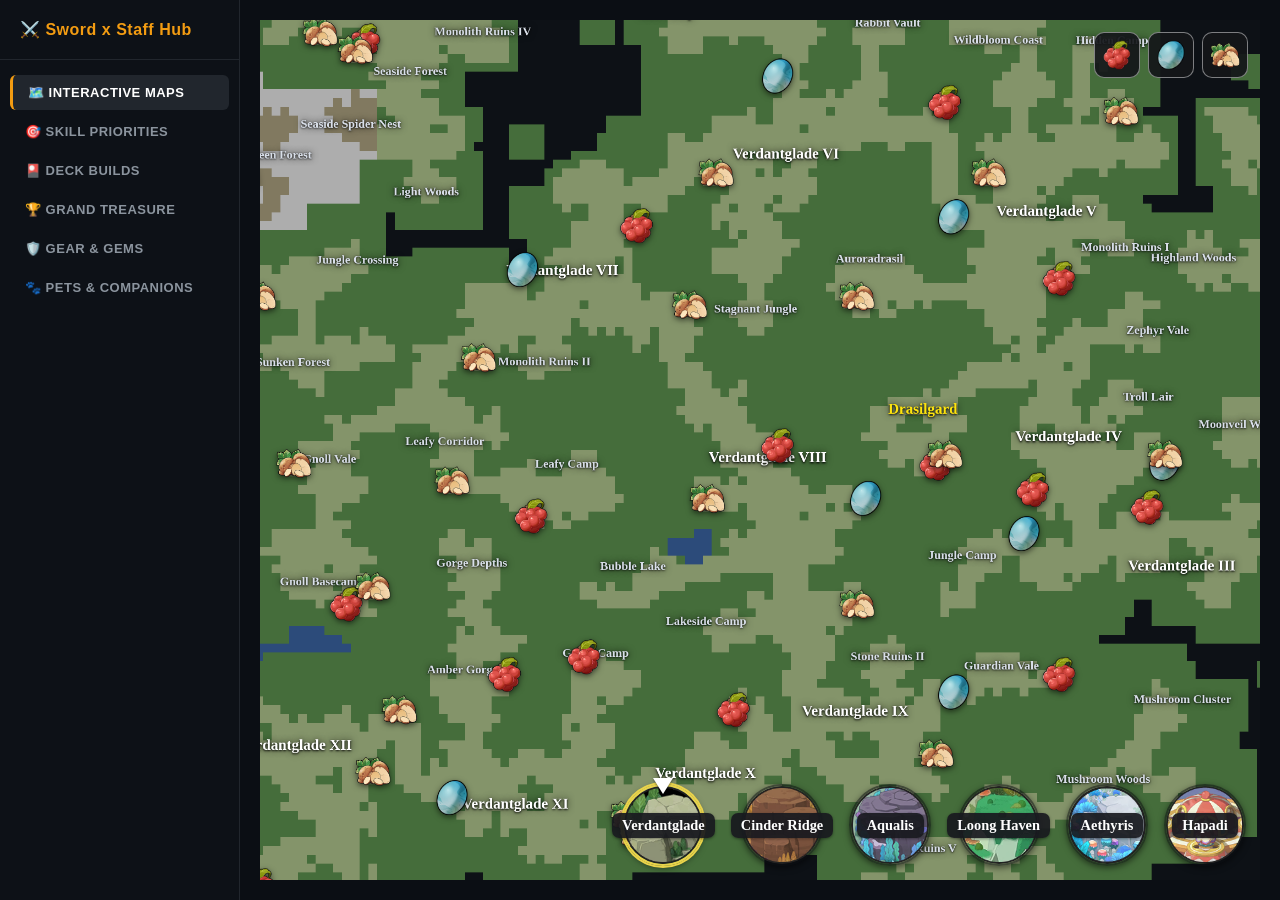
<file: index.html>
<!DOCTYPE html>
<html lang="vi">
<head>
    <meta charset="UTF-8">
    <meta name="viewport" content="width=device-width, initial-scale=1.0">
    <title>Sword x Staff - F2P Sorcerer Hub</title>
    <style>
        * {
            box-sizing: border-box;
            margin: 0;
            padding: 0;
        }
        body, html {
            width: 100%;
            height: 100%;
            background-color: #0b0e14;
            color: #ffffff;
            font-family: Arial, sans-serif;
            overflow: hidden;
            display: flex;
        }

        /* 1. SIDEBAR MENU BÊN TRÁI */
        .sidebar {
            width: 240px;
            height: 100vh;
            background-color: #0d1117;
            border-right: 1px solid #21262d;
            display: flex;
            flex-direction: column;
            padding: 20px 0;
            flex-shrink: 0;
            z-index: 100;
        }

        .sidebar-logo {
            padding: 0 20px 20px 20px;
            font-size: 16px;
            font-weight: bold;
            color: #f39c12;
            border-bottom: 1px solid #21262d;
            margin-bottom: 15px;
            letter-spacing: 0.5px;
        }

        .sidebar-menu {
            display: flex;
            flex-direction: column;
            gap: 4px;
            padding: 0 10px;
            overflow-y: auto;
        }

        .sidebar-btn {
            background: transparent;
            border: none;
            color: #8b949e;
            text-align: left;
            padding: 10px 15px;
            font-size: 13px;
            font-weight: bold;
            border-radius: 6px;
            cursor: pointer;
            transition: all 0.2s ease;
            display: flex;
            align-items: center;
            gap: 10px;
            text-transform: uppercase;
            letter-spacing: 0.5px;
        }

        .sidebar-btn:hover {
            color: #c9d1d9;
            background: rgba(177, 186, 196, 0.08);
        }

        .sidebar-btn.active {
            color: #ffffff;
            background: #21262d;
            border-left: 3px solid #f39c12;
        }

        /* 2. MAIN CONTAINER BÊN PHẢI */
        .main-container {
            flex-grow: 1;
            height: 100vh;
            background-color: #0b0e14;
            display: flex;
            flex-direction: column;
            overflow: hidden;
        }

        /* Sub-Header Bar */
        .sub-header-bar {
            width: 100%;
            background-color: #161b22;
            border-bottom: 1px solid #21262d;
            padding: 12px 20px;
            display: flex;
            align-items: center;
            gap: 10px;
            overflow-x: auto;
            flex-shrink: 0;
        }

        .sub-btn {
            background: #21262d;
            color: #c9d1d9;
            border: 1px solid #30363d;
            padding: 7px 16px;
            border-radius: 6px;
            cursor: pointer;
            font-weight: bold;
            font-size: 12px;
            white-space: nowrap;
            transition: all 0.2s;
        }

        .sub-btn:hover {
            background: #30363d;
            border-color: #8b949e;
        }

        .sub-btn.active {
            background: #f39c12;
            color: #0b0e14;
            border-color: #f39c12;
        }

        /* Content Body */
        .content-body {
            flex-grow: 1;
            padding: 20px;
            overflow-y: auto;
            display: flex;
            flex-direction: column;
            align-items: center;
        }

        .tab-view {
            width: 100%;
            max-width: 1200px;
            display: none;
            flex-direction: column;
            align-items: center;
            flex-grow: 1;
        }

        .tab-view.active {
            display: flex;
        }

        /* Map Iframe chuẩn kích thước */
        #view-maps {
            max-width: 100%;
            padding: 0;
            height: 100%;
        }
        #map-frame {
            width: 100%;
            height: 100%;
            border: none;
            flex-grow: 1;
        }

        /* Guideline Box Text */
        .guideline-box {
            background: #161b22;
            border: 1px solid #30363d;
            border-left: 4px solid #f39c12;
            padding: 15px 20px;
            border-radius: 6px;
            width: 100%;
            margin-bottom: 20px;
            box-shadow: 0 4px 12px rgba(0,0,0,0.4);
            flex-shrink: 0;
        }
        .guideline-title {
            font-weight: bold;
            color: #f39c12;
            margin-bottom: 8px;
            font-size: 14px;
            text-transform: uppercase;
        }
        .guideline-content {
            font-size: 13px;
            line-height: 1.6;
            color: #c9d1d9;
        }

        /* Image Display Wrapper */
        .image-display-wrapper {
            flex: 1;
            display: flex;
            justify-content: center;
            align-items: flex-start;
            width: 100%;
            max-width: 650px;
            overflow: hidden;
            padding-bottom: 20px;
        }
        .image-display-wrapper img {
            max-width: 100%;
            max-height: 520px;
            object-fit: contain;
            border-radius: 8px;
            box-shadow: 0 4px 15px rgba(0,0,0,0.5);
        }

        /* Dual Images Container */
        .dual-image-container {
            display: flex;
            gap: 20px;
            justify-content: center;
            align-items: flex-start;
            width: 100%;
            flex-wrap: wrap;
            padding-bottom: 20px;
        }
        .image-card {
            background: #161b22;
            padding: 15px;
            border-radius: 8px;
            border: 1px solid #30363d;
            text-align: center;
            flex: 1;
            min-width: 320px;
            max-width: 500px;
        }
        .image-card h4 {
            color: #f39c12;
            margin-bottom: 10px;
            font-size: 14px;
        }
        .image-card img {
            width: 100%;
            max-height: 480px;
            object-fit: contain;
            border-radius: 4px;
        }

        /* Decks Grid */
        .decks-grid {
            display: grid;
            grid-template-columns: repeat(auto-fit, minmax(320px, 1fr));
            gap: 20px;
            width: 100%;
            padding-bottom: 20px;
        }
        .deck-card {
            background: #161b22;
            border: 1px solid #30363d;
            border-radius: 8px;
            padding: 15px;
            text-align: center;
            transition: transform 0.2s, border-color 0.2s;
        }
        .deck-card:hover {
            border-color: #f39c12;
            transform: translateY(-3px);
        }
        .deck-card img {
            width: 100%;
            max-height: 480px;
            object-fit: contain;
            border-radius: 4px;
            margin-top: 10px;
        }
        .deck-card .deck-title {
            color: #f39c12;
            font-weight: bold;
            font-size: 14px;
            text-transform: uppercase;
        }

        /* Excel-like Table Styling */
        .excel-table-container {
            width: 100%;
            background: #ffffff;
            border-radius: 8px;
            border: 1px solid #30363d;
            overflow-x: auto;
            margin-bottom: 20px;
            box-shadow: 0 4px 15px rgba(0,0,0,0.3);
        }
        .excel-table {
            width: 100%;
            border-collapse: collapse;
            text-align: left;
            font-size: 13px;
            color: #000000;
        }
        .excel-table th, .excel-table td {
            padding: 8px 12px;
            border: 1px solid #d0d7de;
            white-space: nowrap;
        }
        .excel-table th {
            background-color: #d1e7dd;
            color: #0f5132;
            text-align: center;
            font-weight: bold;
        }
        .row-cinder { background-color: #f8d7da; }
        .row-aqualis { background-color: #d1e7dd; }
        .row-loong { background-color: #cfe2ff; }
        .row-aethyris { background-color: #e2d9f3; }
        .excel-table td.center { text-align: center; }
        .excel-table input[type="checkbox"] { width: 16px; height: 16px; cursor: pointer; }

        @media (min-width: 761px) and (max-width: 1024px) {
            .sidebar {
                width: 200px;
            }
            .content-body {
                padding: 16px;
            }
            .decks-grid {
                grid-template-columns: repeat(auto-fit, minmax(280px, 1fr));
                gap: 16px;
            }
            .image-card {
                min-width: 280px;
            }
        }

        .sub-header-bar {
            scrollbar-width: none;
        }
        .sub-header-bar::-webkit-scrollbar {
            display: none;
        }

        .image-viewer {
            width: min(96vw, 1200px);
            max-width: none;
            max-height: 94vh;
            max-height: 94dvh;
            padding: 12px;
            border: 1px solid #30363d;
            border-radius: 12px;
            background: #0b0e14;
            color: #fff;
        }
        .image-viewer::backdrop {
            background: rgba(0, 0, 0, 0.88);
        }
        .image-viewer-toolbar {
            display: flex;
            align-items: center;
            justify-content: flex-end;
            gap: 8px;
            margin-bottom: 8px;
        }
        .image-viewer-toolbar button {
            min-width: 44px;
            min-height: 44px;
            border: 1px solid #30363d;
            border-radius: 8px;
            background: #161b22;
            color: #fff;
            font-size: 20px;
            cursor: pointer;
        }
        .image-viewer-toolbar button:hover {
            border-color: #f39c12;
        }
        .image-viewer-content {
            display: flex;
            align-items: center;
            justify-content: center;
            width: 100%;
            height: min(82vh, 900px);
            height: min(82dvh, 900px);
            overflow: hidden;
            background: #050608;
            border-radius: 8px;
            touch-action: none;
        }
        .image-viewer-content img {
            max-width: 100%;
            max-height: 100%;
            object-fit: contain;
            transform: translate(0, 0) scale(1);
            transform-origin: center;
            touch-action: none;
            user-select: none;
            -webkit-user-drag: none;
        }
        .image-viewer-content.zoomed {
            cursor: grab;
        }
        .image-viewer-content.dragging {
            cursor: grabbing;
        }
        .image-display-wrapper img,
        .image-card img,
        .deck-card img {
            cursor: zoom-in;
        }

        @media (max-width: 760px) {
            html, body {
                height: 100%;
                min-height: 100%;
            }
            body {
                height: 100vh;
                height: 100dvh;
                flex-direction: column;
            }
            .sidebar {
                width: 100%;
                height: auto;
                padding: 10px 0 0;
                border-right: 0;
                border-bottom: 1px solid #21262d;
            }
            .sidebar-logo {
                padding: 0 12px 8px;
                margin-bottom: 8px;
                font-size: 14px;
            }
            .sidebar-menu {
                flex-direction: row;
                gap: 6px;
                padding: 0 8px 8px;
                overflow-x: auto;
                overflow-y: hidden;
                scrollbar-width: none;
                -webkit-overflow-scrolling: touch;
            }
            .sidebar-menu::-webkit-scrollbar,
            .sub-header-bar::-webkit-scrollbar {
                display: none;
            }
            .sidebar-btn {
                flex: 0 0 auto;
                min-height: 44px;
                padding: 10px 12px;
                font-size: 11px;
            }
            .sidebar-btn.active {
                border-left: 0;
                border-bottom: 3px solid #f39c12;
            }
            .main-container {
                height: auto;
                min-height: 0;
                flex: 1;
            }
            .sub-header-bar {
                min-height: 52px;
                padding: 8px 10px;
                gap: 8px;
                -webkit-overflow-scrolling: touch;
            }
            .sub-btn {
                min-height: 40px;
                padding: 8px 12px;
            }
            .content-body {
                min-height: 0;
                padding: 12px;
            }
            .tab-view {
                min-width: 0;
            }
            #view-maps {
                min-height: 0;
            }
            #map-frame {
                min-height: 0;
            }
            .guideline-box {
                padding: 12px;
                margin-bottom: 12px;
            }
            .guideline-content {
                font-size: 12px;
                overflow-wrap: anywhere;
            }
            .image-display-wrapper {
                padding-bottom: 12px;
            }
            .image-display-wrapper img,
            .image-card img,
            .deck-card img {
                max-height: 65vh;
            }
            .dual-image-container {
                gap: 12px;
            }
            .image-card {
                min-width: 0;
                width: 100%;
                padding: 12px;
            }
            .decks-grid {
                grid-template-columns: minmax(0, 1fr);
                gap: 12px;
            }
            .deck-card {
                padding: 12px;
            }
            .excel-table-container {
                margin-bottom: 12px;
                -webkit-overflow-scrolling: touch;
            }
        }

        @media (max-width: 420px) {
            .content-body {
                padding: 8px;
            }
            .sidebar-btn {
                font-size: 10px;
                padding: 9px 10px;
            }
            .guideline-title {
                font-size: 12px;
            }
        }
    </style>
</head>
<body>

    <!-- 1. SIDEBAR MENU BÊN TRÁI -->
    <div class="sidebar">
        <div class="sidebar-logo">⚔️ Sword x Staff Hub</div>
        <div class="sidebar-menu">
            <button class="sidebar-btn active" onclick="switchMainTab('maps', this)">🗺️ Interactive Maps</button>
            <button class="sidebar-btn" onclick="switchMainTab('skills', this)">🎯 Skill Priorities</button>
            <button class="sidebar-btn" onclick="switchMainTab('decks', this)">🎴 Deck Builds</button>
            <button class="sidebar-btn" onclick="switchMainTab('treasure', this)">🏆 Grand Treasure</button>
            <button class="sidebar-btn" onclick="switchMainTab('gear', this)">🛡️ Gear & Gems</button>
            <button class="sidebar-btn" onclick="switchMainTab('pets', this)">🐾 Pets & Companions</button>
        </div>
    </div>

    <!-- 2. MAIN CONTAINER BÊN PHẢI -->
    <div class="main-container">

        <!-- SUB-HEADER BAR (ẩn trên tab Maps vì chọn map nằm trong map) -->
        <div class="sub-header-bar" id="sub-header-container" style="display: none;"></div>

        <!-- CONTENT BODY -->
        <div class="content-body">

            <!-- TAB 1: INTERACTIVE MAPS -->
            <div id="view-maps" class="tab-view active">
                <iframe id="map-frame" src="map.html?map=11"></iframe>
            </div>

            <!-- TAB 2: SKILL PRIORITIES -->
            <div id="view-skills" class="tab-view">
                <div class="guideline-box">
                    <div class="guideline-title">💡 Mage Skill Priority Guideline</div>
                    <div class="guideline-content">
                        <span>🔴 Red: Core 💯</span>
                        <span>🔵 Blue: Excellent 👍</span>
                        <span>🟢 Green: Sometime good 🤏</span>
                        <span>⚫ Black: Garbage 🔥</span>
                        <span>🟣 Purple: Situational 🤔</span>
                        <br><br>
                        • <b>General Tip:</b> Play Sorcerer you need save ticket waiting for T4 god skill (<b>Formation Breaker</b>: T4 Sorcerer skill, priority to rainbow).<br>
                        • <b>PvP Ranking:</b> P2W (Knight > Sage > Duelist > Sorcerer) | F2P (Sage > Duelist > Sorcerer > Knight)<br>
                        • <b>PvE Ranking:</b> P2W (Duelist > Sorcerer > Sage > Knight) | F2P (Duelist >= Sorcerer > Sage > Knight)
                    </div>
                </div>

                <div class="image-display-wrapper">
                    <img id="img-skill-priority" src="data/mage/T1.jpg" alt="Skill Priority">
                </div>
            </div>

            <!-- TAB 3: DECK BUILDS -->
            <div id="view-decks" class="tab-view">
                <div class="guideline-box">
                    <div class="guideline-title">🎴 Recommended Mage Deck Builds</div>
                    <div class="guideline-content">
                        Danh sách các bản Deck kỹ năng theo từng Tier. Chọn mốc Tier tương ứng ở thanh menu trên cùng để xem tất cả bản Deck của Tier đó.
                    </div>
                </div>

                <div class="decks-grid" id="decks-container"></div>
            </div>

            <!-- TAB 4: GRAND TREASURE -->
            <div id="view-treasure" class="tab-view">
                <div class="guideline-box">
                    <div class="guideline-title">🏆 Grand Treasure Schedule Tracker (Lv.5)</div>
                    <div class="guideline-content">
                        Bảng tính tích chọn lịch trình mua quà Grand Treasure Lv.5 chuẩn theo mẫu Google Sheets / Excel cá nhân. Các ô tích chọn (Buy) sẽ được **tự động lưu riêng trên trình duyệt của từng người dùng**.
                    </div>
                </div>

                <div class="excel-table-container">
                    <table class="excel-table" id="excel-schedule-table">
                        <thead>
                            <tr>
                                <th>Kingdom</th>
                                <th>Phase</th>
                                <th>Date</th>
                                <th>Item</th>
                                <th>Type</th>
                                <th>Buy</th>
                                <th>Before</th>
                                <th>After</th>
                                <th>Note</th>
                            </tr>
                        </thead>
                        <tbody></tbody>
                    </table>
                </div>
            </div>

            <!-- TAB 5: GEAR & GEMS -->
            <div id="view-gear" class="tab-view">
                <div class="guideline-box">
                    <div class="guideline-title">🛡️ GEAR, RELIC & GEMS STRATEGY GUIDE</div>
                    <div class="guideline-content">
                        • <b>Gear Shards:</b> Sell shards for 7 days, craft for the other 7 days to reach NM on day 1.<br>
                        • <b>Relic Equipment & Pulls:</b> Do not use Dawnium for relics, save for next banner, use all on banner, then save for next continue ad infinitum.<br>
                        • <b>Relic Build Priority:</b> resource > special (crit acc block dmg) > basic value > basic%.<br>
                        • <b>Gem Guide & Slots:</b> Don't need use blue gems. Take Red / Yellow / White / Black / Purple.<br>
                        • <b>Focus Slots:</b> Attack, Crit Rate & Damage for Sorcerer gear slots across Staff, Book, Helmet, Armor, and Shoes.
                    </div>
                </div>

                <div class="image-display-wrapper">
                    <img id="img-gear" src="data/mage/Sorcerer gear.jpg" alt="Gear Guide">
                </div>
            </div>

            <!-- TAB 6: PETS & COMPANIONS -->
            <div id="view-pets" class="tab-view">
                <div class="guideline-box">
                    <div class="guideline-title" id="pet-box-title">🐾 PET RESONANCE GUIDE</div>
                    <div class="guideline-content" id="pet-box-content">
                        • Check bonus % for Pet Resonance in S4; more dupes give higher active bonus stats.
                    </div>
                </div>

                <div class="dual-image-container" id="pet-display-area">
                    <div class="image-card">
                        <h4>Pet Resonance Legend</h4>
                        <img src="data/mage/pet_resonal_legend.png" alt="Resonance Legend">
                    </div>
                    <div class="image-card">
                        <h4>Pet Resonance Mythic</h4>
                        <img src="data/mage/pet_resonal_mythic.png" alt="Resonance Mythic">
                    </div>
                </div>
            </div>

        </div>
    </div>

    <dialog class="image-viewer" id="image-viewer" aria-label="Image viewer">
        <div class="image-viewer-toolbar">
            <button type="button" id="image-zoom-out" aria-label="Zoom out">−</button>
            <button type="button" id="image-zoom-reset" aria-label="Reset zoom">100%</button>
            <button type="button" id="image-zoom-in" aria-label="Zoom in">+</button>
            <button type="button" id="image-viewer-close" aria-label="Close image">×</button>
        </div>
        <div class="image-viewer-content" id="image-viewer-content">
            <img id="image-viewer-img" alt="">
        </div>
    </dialog>

    <script>
        const scheduleData = [
            { kingdom: 'Cinder Ridge', phase: 1, date: '11/11', item: 'Selectable Cinder Ridge Mithic Relic', type: 'Kingdom Relic', defaultBuy: false, before: 0, after: 2250, note: '7.5% Crit dmg, 5% Block rate', css: 'row-cinder' },
            { kingdom: 'Aqualis', phase: 2, date: '18/11', item: 'Lucky Statue', type: 'Special Relic', defaultBuy: true, before: 2250, after: 1260, note: 'Lucky Statue: 10% chance to double chest rewards in dungeon (12% resonance)', css: 'row-aqualis' },
            { kingdom: 'Aqualis', phase: 3, date: '25/11', item: 'Selectable 3rd class skill shards x180', type: 'Class Skill', defaultBuy: false, before: 1260, after: 3510, note: 'Skip', css: 'row-aqualis' },
            { kingdom: 'Aqualis', phase: 4, date: '2/12', item: 'Primal Gem', type: 'Special Relic', defaultBuy: true, before: 3510, after: 2520, note: 'Primal Gem: 10% chance to get more gem (12% resonance)', css: 'row-aqualis' },
            { kingdom: 'Aqualis', phase: 5, date: '9/12', item: 'Selectable Aqualis Mithic Relic', type: 'Kingdom Relic', defaultBuy: false, before: 2520, after: 4770, note: '5% Accuracy', css: 'row-aqualis' },
            { kingdom: 'Aqualis', phase: 6, date: '16/12', item: 'Lucky Statue', type: 'Special Relic', defaultBuy: true, before: 4770, after: 3780, note: 'Lucky Statue 1 Star: 14% chance to double chest rewards in dungeon (16.8% resonance)', css: 'row-aqualis' },
            { kingdom: 'Loong Haven', phase: 7, date: '23/12', item: 'Selectable 4th class skill shards x180', type: 'Class Skill', defaultBuy: false, before: 3780, after: 6030, note: '', css: 'row-loong' },
            { kingdom: 'Loong Haven', phase: 8, date: '30/12', item: 'Primal Gem', type: 'Special Relic', defaultBuy: false, before: 6030, after: 8280, note: 'Can skip or 1 star', css: 'row-loong' },
            { kingdom: 'Loong Haven', phase: 9, date: '6/1', item: 'Selectable Loong Haven I Mithic Relic', type: 'Kingdom Relic', defaultBuy: true, before: 8280, after: 10530, note: '5% Block rate, 5% Crit rate, 5% Accuracy', css: 'row-loong' },
            { kingdom: 'Loong Haven', phase: 10, date: '13/1', item: 'Lucky Statue', type: 'Special Relic', defaultBuy: true, before: 10530, after: 9540, note: 'Lucky Statue 1 Star (60/120)', css: 'row-loong' },
            { kingdom: 'Loong Haven', phase: 11, date: '20/1', item: 'Selectable 4th class skill shards x180', type: 'Class Skill', defaultBuy: false, before: 9540, after: 11790, note: '', css: 'row-loong' },
            { kingdom: 'Loong Haven', phase: 12, date: '27/1', item: 'Primal Gem', type: 'Special Relic', defaultBuy: false, before: 11790, after: 14040, note: 'Skip', css: 'row-loong' },
            { kingdom: 'Loong Haven', phase: 13, date: '3/2', item: 'Selectable Loong Haven II Mithic Relic', type: 'Kingdom Relic', defaultBuy: true, before: 14040, after: 16290, note: '5% Block rate, 7.5% Crit dmg, 5% Accuracy', css: 'row-loong' },
            { kingdom: 'Loong Haven', phase: 14, date: '10/2', item: 'Lucky Statue', type: 'Special Relic', defaultBuy: true, before: 16290, after: 15300, note: 'Lucky Statue 2 Star: 18% chance to double chest rewards in dungeon (21.6% resonance)', css: 'row-loong' },
            { kingdom: 'Loong Haven', phase: 15, date: '17/2', item: 'Selectable 4th class skill shards x180', type: 'Class Skill', defaultBuy: false, before: 15300, after: 17550, note: '', css: 'row-loong' },
            { kingdom: 'Aethyris', phase: 16, date: '24/2', item: "Primal Gem / Philosopher's Stone", type: 'Special Relic', defaultBuy: true, before: 17550, after: 16560, note: "Philosopher's Stone: 10% Home Stone Yield Boost", css: 'row-aethyris' },
            { kingdom: 'Aethyris', phase: 17, date: '3/3', item: 'Selectable Aethyris I Mithic Relic', type: 'Kingdom Relic', defaultBuy: true, before: 16560, after: 18810, note: '5% Block rate, 7.5% Crit dmg, 5% Crit rate, 5% Accuracy', css: 'row-aethyris' },
            { kingdom: 'Aethyris', phase: 18, date: '10/3', item: 'Lucky Statue / Golden Divine Tree', type: 'Special Relic', defaultBuy: true, before: 18810, after: 17820, note: 'Golden Divine Tree: 10% Home Wood Yield Boost', css: 'row-aethyris' },
            { kingdom: 'Aethyris', phase: 19, date: '17/3', item: 'Selectable 5th class skill shards x180', type: 'Class Skill', defaultBuy: false, before: 17820, after: 20070, note: '', css: 'row-aethyris' },
            { kingdom: 'Aethyris', phase: 20, date: '24/3', item: "Primal Gem / Philosopher's Stone", type: 'Special Relic', defaultBuy: true, before: 20070, after: 22320, note: 'Skip', css: 'row-aethyris' },
            { kingdom: 'Aethyris', phase: 21, date: '31/3', item: 'Selectable Aethyris II Mithic Relic', type: 'Kingdom Relic', defaultBuy: true, before: 22320, after: 24570, note: '5% Block rate, 7.5% Crit dmg, 5% Crit rate, 5% Accuracy', css: 'row-aethyris' },
            { kingdom: 'Aethyris', phase: 22, date: '7/4', item: 'Lucky Statue / Golden Divine Tree', type: 'Special Relic', defaultBuy: true, before: 24570, after: 23580, note: 'Lucky Statue 2 Star (60/180)', css: 'row-aethyris' },
            { kingdom: 'Aethyris', phase: 23, date: '14/4', item: 'Selectable 5th class skill shards x180', type: 'Class Skill', defaultBuy: false, before: 23580, after: 25830, note: '', css: 'row-aethyris' },
            { kingdom: 'Aethyris', phase: 24, date: '21/4', item: "Primal Gem / Philosopher's Stone", type: 'Special Relic', defaultBuy: true, before: 25830, after: 28030, note: 'Skip', css: 'row-aethyris' },
            { kingdom: 'Aethyris', phase: 25, date: '28/4', item: 'Selectable Aethyris III Mithic Relic', type: 'Kingdom Relic', defaultBuy: true, before: 28080, after: 30330, note: '5% Block rate, 7.5% Crit dmg, 5% Crit rate, 5% Accuracy', css: 'row-aethyris' },
            { kingdom: 'Aethyris', phase: 26, date: '5/5', item: 'Lucky Statue / Golden Divine Tree', type: 'Special Relic', defaultBuy: true, before: 30330, after: 29340, note: 'Lucky Statue 2 Star (120/180)', css: 'row-aethyris' },
            { kingdom: 'Aethyris', phase: 27, date: '12/5', item: 'Selectable 5th class skill shards x180', type: 'Class Skill', defaultBuy: false, before: 29340, after: 31590, note: '', css: 'row-aethyris' }
        ];

        function populateExcelTable() {
            const tbody = document.querySelector('#excel-schedule-table tbody');
            tbody.innerHTML = '';
            
            scheduleData.forEach((row) => {
                const storageKey = `treasure_phase_${row.phase}`;
                const savedState = localStorage.getItem(storageKey);
                let isChecked = row.defaultBuy;
                if (savedState !== null) {
                    isChecked = (savedState === 'true');
                }

                const tr = document.createElement('tr');
                tr.className = row.css;
                tr.innerHTML = `
                    <td><b>${row.kingdom}</b></td>
                    <td class="center">${row.phase}</td>
                    <td class="center">${row.date}</td>
                    <td>${row.item}</td>
                    <td>${row.type}</td>
                    <td class="center"><input type="checkbox" data-phase="${row.phase}" ${isChecked ? 'checked' : ''} onchange="saveCheckboxState(this)"></td>
                    <td class="center">${row.before}</td>
                    <td class="center">${row.after}</td>
                    <td>${row.note}</td>
                `;
                tbody.appendChild(tr);
            });
        }

        function saveCheckboxState(checkbox) {
            const phase = checkbox.getAttribute('data-phase');
            const isChecked = checkbox.checked;
            localStorage.setItem(`treasure_phase_${phase}`, isChecked);
        }

        window.onload = function() {
            populateExcelTable();
            renderDecks('T1');
        };

        const allDecksList = [
            { tier: 'T1', title: 'T1 Deck 1', src: 'data/mage/T1_deck.jpg' },
            { tier: 'T2', title: 'T2 4v4', src: 'data/mage/T2_4v4.jpg' },
            { tier: 'T2', title: 'T2 Deck 1', src: 'data/mage/T2_deck.png' },
            { tier: 'T3', title: 'T3 Deck 1', src: 'data/mage/T3_deck.png' },
            { tier: 'T3', title: 'T3 Deck 2', src: 'data/mage/T3_deck_1.png' },
            { tier: 'T4', title: 'T4 4v4', src: 'data/mage/T4_4v4.png' },
            { tier: 'T4', title: 'T4 Deck 1', src: 'data/mage/T4_deck.png' },
            { tier: 'T4', title: 'T4 Deck 2', src: 'data/mage/T4_deck_1.png' },
            { tier: 'T4', title: 'T4 Deck 3', src: 'data/mage/T4_deck_2.png' },
            { tier: 'T5', title: 'T5 Deck 1', src: 'data/mage/T5_deck.jpg' },
            { tier: 'T5', title: 'T5 Deck 2', src: 'data/mage/T5_deck_1.png' },
            { tier: 'T6', title: 'T6 Deck 1', src: 'data/mage/T6_deck.jpg' },
            { tier: 'T6', title: 'T6 Deck 2', src: 'data/mage/T6_deck_1.jpg' },
            { tier: 'T6', title: 'T6 Deck 3', src: 'data/mage/T6_deck_2.jpg' },
            { tier: 'T7', title: 'T7 Deck 1', src: 'data/mage/T7_deck.jpg' },
            { tier: 'T7', title: 'T7 Deck 2', src: 'data/mage/T7_deck_1.jpg' }
        ];

        const subNavConfig = {
            'skills': [
                { name: 'Tier 1', action: "loadSkillPriority('data/mage/T1.jpg', this)", active: true },
                { name: 'Tier 2', action: "loadSkillPriority('data/mage/T2.jpg', this)" },
                { name: 'Tier 3', action: "loadSkillPriority('data/mage/T3.jpg', this)" },
                { name: 'Tier 4', action: "loadSkillPriority('data/mage/T4.jpg', this)" },
                { name: 'Tier 5', action: "loadSkillPriority('data/mage/T5.jpg', this)" },
                { name: 'Tier 6', action: "loadSkillPriority('data/mage/T6.jpg', this)" },
                { name: 'Tier 7', action: "loadSkillPriority('data/mage/T7.jpg', this)" }
            ],
            'decks': [
                { name: 'Tier 1 Decks', action: "filterDecks('T1', this)", active: true },
                { name: 'Tier 2 Decks', action: "filterDecks('T2', this)" },
                { name: 'Tier 3 Decks', action: "filterDecks('T3', this)" },
                { name: 'Tier 4 Decks', action: "filterDecks('T4', this)" },
                { name: 'Tier 5 Decks', action: "filterDecks('T5', this)" },
                { name: 'Tier 6 Decks', action: "filterDecks('T6', this)" },
                { name: 'Tier 7 Decks', action: "filterDecks('T7', this)" }
            ],
            'treasure': [
                { name: 'Schedule Tracker', action: "showTreasureTab('table', this)", active: true }
            ],
            'gear': [
                { name: 'Sorcerer Gear Guide', action: "loadGearView('data/mage/Sorcerer gear.jpg', this)", active: true },
                { name: 'Staff Gems', action: "loadGearView('data/mage/gem_staff.jpg', this)" },
                { name: 'Book Gems', action: "loadGearView('data/mage/gem_book.jpg', this)" },
                { name: 'Helmet Gems', action: "loadGearView('data/mage/gem_helmet.jpg', this)" },
                { name: 'Armor Gems', action: "loadGearView('data/mage/gem_armor.jpg', this)" },
                { name: 'Shoes Gems', action: "loadGearView('data/mage/gem_shoes.jpg', this)" }
            ],
            'pets': [
                { name: 'Resonance (2 Images)', action: "loadResonanceDual(this)", active: true },
                { name: 'Companions (Dora & Ymir)', action: "loadCompanionsDual(this)" }
            ]
        };

        function switchMainTab(tabId, btnElement) {
            document.querySelectorAll('.tab-view').forEach(view => view.classList.remove('active'));
            document.querySelectorAll('.sidebar-btn').forEach(btn => btn.classList.remove('active'));

            const targetView = document.getElementById('view-' + tabId);
            if (targetView) targetView.classList.add('active');
            if (btnElement) btnElement.classList.add('active');

            const subHeader = document.getElementById('sub-header-container');
            subHeader.innerHTML = '';

            if (subNavConfig[tabId]) {
                subHeader.style.display = 'flex';
                subNavConfig[tabId].forEach(item => {
                    const btn = document.createElement('button');
                    btn.className = 'sub-btn' + (item.active ? ' active' : '');
                    btn.innerText = item.name;
                    btn.setAttribute('onclick', item.action);
                    subHeader.appendChild(btn);
                });
            } else {
                subHeader.style.display = 'none';
            }

            const firstSubBtn = subHeader.querySelector('.sub-btn');

            if (tabId === 'maps') {
                const mapFrame = document.getElementById('map-frame');
                if (mapFrame) mapFrame.src = 'map.html?map=11';
            } else if (tabId === 'decks') {
                renderDecks('T1');
            } else if (tabId === 'gear') {
                loadGearView('data/mage/Sorcerer gear.jpg', firstSubBtn);
            } else if (tabId === 'pets') {
                loadResonanceDual(firstSubBtn);
            }
        }

        function loadMap(event, url, element) {
            if (event && typeof event.preventDefault === 'function') {
                event.preventDefault();
            }
            const mapFrame = document.getElementById('map-frame');
            if (mapFrame) mapFrame.src = url;
            updateSubBtnActive(element);
        }

        function loadSkillPriority(src, btn) {
            const img = document.getElementById('img-skill-priority');
            if (img) img.src = src;
            updateSubBtnActive(btn);
        }

        function filterDecks(tier, btn) {
            renderDecks(tier);
            updateSubBtnActive(btn);
        }

        function renderDecks(tier) {
            const container = document.getElementById('decks-container');
            if (!container) return;
            container.innerHTML = '';
            const filtered = allDecksList.filter(d => d.tier === tier);
            filtered.forEach(deck => {
                const card = document.createElement('div');
                card.className = 'deck-card';
                card.innerHTML = `
                    <div class="deck-title">${deck.title}</div>
                    <img src="${deck.src}" alt="${deck.title}">
                `;
                container.appendChild(card);
            });
        }

        function showTreasureTab(key, btn) {
            updateSubBtnActive(btn);
        }

        function loadGearView(src, btn) {
            const img = document.getElementById('img-gear');
            if (img) img.src = src;
            updateSubBtnActive(btn);
        }

        function loadResonanceDual(btn) {
            const area = document.getElementById('pet-display-area');
            if (area) {
                area.className = 'dual-image-container';
                area.innerHTML = `
                    <div class="image-card">
                        <h4>Pet Resonance Legend</h4>
                        <img src="data/mage/pet_resonal_legend.png" alt="Resonance Legend">
                    </div>
                    <div class="image-card">
                        <h4>Pet Resonance Mythic</h4>
                        <img src="data/mage/pet_resonal_mythic.png" alt="Resonance Mythic">
                    </div>
                `;
            }
            
            const boxTitle = document.getElementById('pet-box-title');
            const boxContent = document.getElementById('pet-box-content');
            if (boxTitle) boxTitle.innerText = "🐾 PET GENERAL & F2P PANDA STRATEGY";
            if (boxContent) {
                boxContent.innerHTML = `
                    • <b>Gold Pet Strategy (F2P All in Panda):</b> You can wait S2 to get Panda.<br>
                    • <b>Pet Milestone Timeline:</b> S1~2 can use fairy | S2 end has 2 panda 🐶 | S3 end 4~5 panda | S5 9 panda.<br>
                    • <b>Pet Rotation:</b> (S1) 1 Zeioltus — (S2) 3 Sylvaerie, 9 Panda, 9 Nyx/Cat.<br>
                    • <b>Panda Upgrade:</b> Skills to max at 9 dupes — Rainbow, Red, Red.<br>
                    • <b>S4 Pet Resonance:</b> Check bonus %, in S4 more dupes = higher bonus.
                `;
            }
            updateSubBtnActive(btn);
        }

        function loadCompanionsDual(btn) {
            const area = document.getElementById('pet-display-area');
            if (area) {
                area.className = 'dual-image-container';
                area.innerHTML = `
                    <div class="image-card">
                        <h4>Top Companion - Dora</h4>
                        <img src="data/mage/Dora.jpg" alt="Companion Dora">
                    </div>
                    <div class="image-card">
                        <h4>Top Companion - Ymir</h4>
                        <img src="data/mage/Ymir.jpg" alt="Companion Ymir">
                    </div>
                `;
            }
            
            const boxTitle = document.getElementById('pet-box-title');
            const boxContent = document.getElementById('pet-box-content');
            if (boxTitle) boxTitle.innerText = "🐾 COMPANIONS GUIDE";
            if (boxContent) {
                boxContent.innerHTML = `
                    • Don't miss Dora and Ymir! Always buy Kels in PVP Shop for S4.
                `;
            }
            updateSubBtnActive(btn);
        }

        function updateSubBtnActive(btn) {
            if (btn && btn.parentElement) {
                btn.parentElement.querySelectorAll('.sub-btn').forEach(b => b.classList.remove('active'));
                btn.classList.add('active');
            }
        }

        const dragScrollElements = new WeakSet();
        function enableHorizontalDragScroll(element) {
            if (!element || dragScrollElements.has(element)) return;
            dragScrollElements.add(element);
            let state = null;
            let suppressClick = false;

            element.addEventListener('pointerdown', event => {
                if (event.pointerType !== 'mouse' || event.button !== 0) return;
                state = {
                    pointerId: event.pointerId,
                    startX: event.clientX,
                    startScroll: element.scrollLeft,
                    dragging: false
                };
                document.addEventListener('pointermove', onPointerMove);
                document.addEventListener('pointerup', onPointerEnd);
                document.addEventListener('pointercancel', onPointerEnd);
            });

            element.addEventListener('click', event => {
                if (!suppressClick) return;
                event.preventDefault();
                event.stopImmediatePropagation();
                suppressClick = false;
            }, true);

            function onPointerMove(event) {
                if (!state || event.pointerId !== state.pointerId) return;
                const delta = event.clientX - state.startX;
                if (!state.dragging && Math.abs(delta) < 5) return;
                state.dragging = true;
                element.scrollLeft = state.startScroll - delta;
                event.preventDefault();
            }

            function onPointerEnd(event) {
                if (!state || event.pointerId !== state.pointerId) return;
                if (state.dragging) suppressClick = true;
                state = null;
                document.removeEventListener('pointermove', onPointerMove);
                document.removeEventListener('pointerup', onPointerEnd);
                document.removeEventListener('pointercancel', onPointerEnd);
                if (suppressClick) window.setTimeout(() => { suppressClick = false; }, 0);
            }
        }

        const sidebarMenu = document.querySelector('.sidebar-menu');
        const subHeader = document.getElementById('sub-header-container');
        enableHorizontalDragScroll(sidebarMenu);
        enableHorizontalDragScroll(subHeader);

        document.querySelector('.content-body').addEventListener('click', event => {
            const image = event.target.closest('img');
            if (!image || !event.currentTarget.contains(image)) return;
            const viewer = document.getElementById('image-viewer');
            const viewerImage = document.getElementById('image-viewer-img');
            viewerImage.src = image.currentSrc || image.src;
            viewerImage.alt = image.alt || '';
            viewer.showModal();
            resetImageZoom();
        });

        const imageViewer = document.getElementById('image-viewer');
        const viewerContent = document.getElementById('image-viewer-content');
        const viewerImage = document.getElementById('image-viewer-img');
        const zoomResetButton = document.getElementById('image-zoom-reset');
        let imageScale = 1;
        let imageOffsetX = 0;
        let imageOffsetY = 0;
        let imagePointers = new Map();
        let imageDragStart = null;
        let pinchStart = null;

        function updateImageTransform() {
            viewerImage.style.transform = `translate(${imageOffsetX}px, ${imageOffsetY}px) scale(${imageScale})`;
            zoomResetButton.textContent = `${Math.round(imageScale * 100)}%`;
            viewerContent.classList.toggle('zoomed', imageScale > 1);
        }

        function setImageZoom(nextScale) {
            if (!Number.isFinite(nextScale)) return;
            imageScale = Math.min(5, Math.max(1, nextScale));
            if (imageScale === 1) {
                imageOffsetX = 0;
                imageOffsetY = 0;
            }
            updateImageTransform();
        }

        function resetImageZoom() {
            imageScale = 1;
            imageOffsetX = 0;
            imageOffsetY = 0;
            updateImageTransform();
        }

        document.getElementById('image-zoom-in').addEventListener('click', () => setImageZoom(imageScale * 1.25));
        document.getElementById('image-zoom-out').addEventListener('click', () => setImageZoom(imageScale / 1.25));
        zoomResetButton.addEventListener('click', resetImageZoom);
        document.getElementById('image-viewer-close').addEventListener('click', () => imageViewer.close());
        document.addEventListener('keydown', event => {
            if (event.key === 'Escape' && imageViewer.open) imageViewer.close();
        });

        viewerContent.addEventListener('wheel', event => {
            event.preventDefault();
            setImageZoom(imageScale * (event.deltaY < 0 ? 1.15 : 1 / 1.15));
        }, { passive: false });

        viewerContent.addEventListener('pointerdown', event => {
            viewerContent.setPointerCapture(event.pointerId);
            imagePointers.set(event.pointerId, { x: event.clientX, y: event.clientY });
            if (imagePointers.size === 1 && imageScale > 1) {
                imageDragStart = {
                    x: event.clientX,
                    y: event.clientY,
                    offsetX: imageOffsetX,
                    offsetY: imageOffsetY
                };
            } else if (imagePointers.size === 2) {
                const [first, second] = imagePointers.values();
                pinchStart = {
                    distance: Math.hypot(first.x - second.x, first.y - second.y),
                    scale: imageScale
                };
                if (pinchStart.distance === 0) pinchStart = null;
                imageDragStart = null;
            }
        });

        viewerContent.addEventListener('pointermove', event => {
            if (!imagePointers.has(event.pointerId)) return;
            imagePointers.set(event.pointerId, { x: event.clientX, y: event.clientY });
            if (imagePointers.size === 2 && pinchStart) {
                const [first, second] = imagePointers.values();
                const distance = Math.hypot(first.x - second.x, first.y - second.y);
                setImageZoom(pinchStart.scale * distance / pinchStart.distance);
            } else if (imagePointers.size === 1 && imageDragStart && imageScale > 1) {
                imageOffsetX = imageDragStart.offsetX + event.clientX - imageDragStart.x;
                imageOffsetY = imageDragStart.offsetY + event.clientY - imageDragStart.y;
                updateImageTransform();
                viewerContent.classList.add('dragging');
            }
        });

        function endImagePointer(event) {
            imagePointers.delete(event.pointerId);
            imageDragStart = null;
            pinchStart = null;
            viewerContent.classList.remove('dragging');
        }

        viewerContent.addEventListener('pointerup', endImagePointer);
        viewerContent.addEventListener('pointercancel', endImagePointer);
        imageViewer.addEventListener('click', event => {
            if (event.target === imageViewer) imageViewer.close();
        });
    </script>
</body>
</html>
</file>
